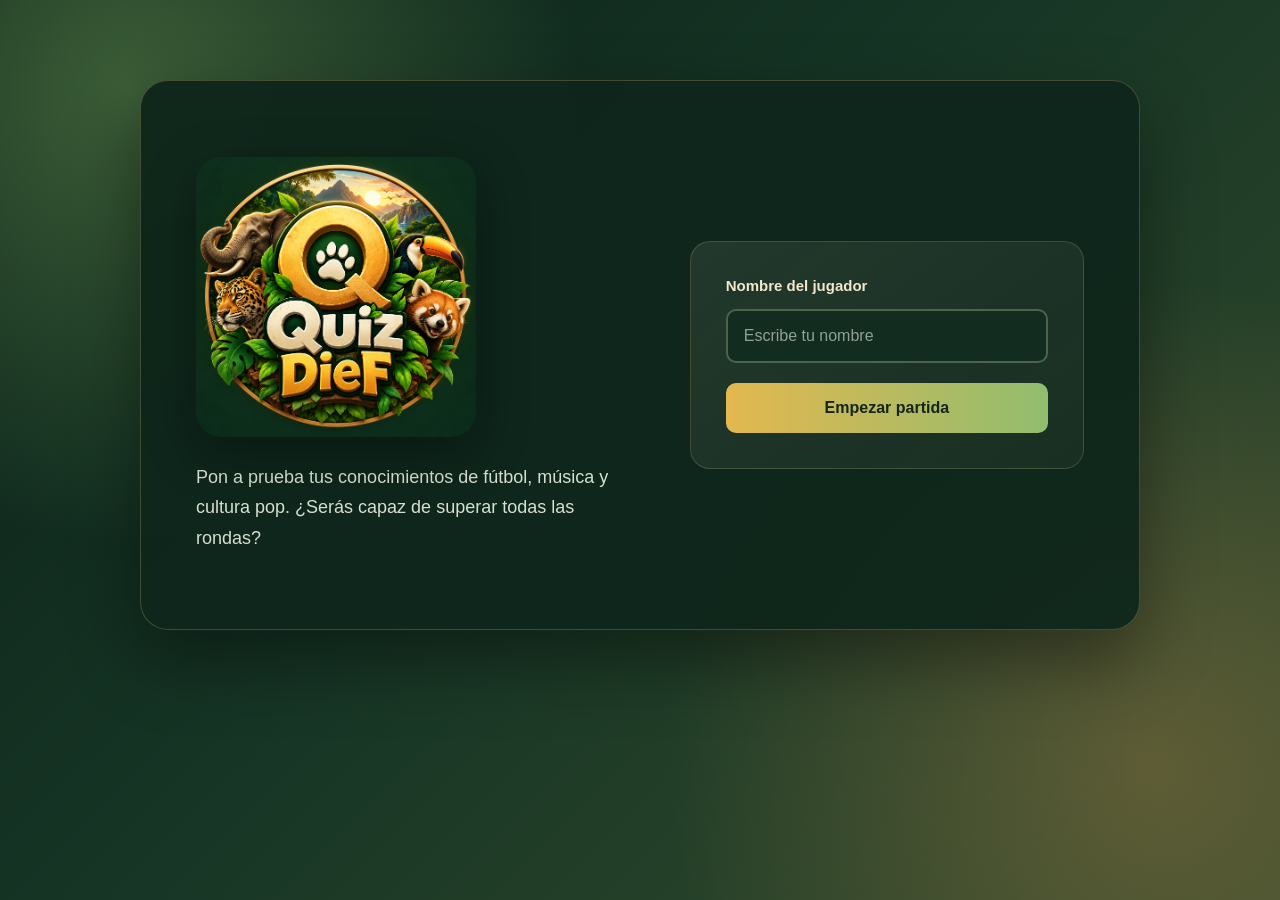
<file: index.html>
<!DOCTYPE html>
<html lang="es">

<head>
    <meta charset="UTF-8">
    <meta name="viewport" content="width=device-width, initial-scale=1.0">
    <title>Quiz DieF</title>
    <link rel="stylesheet" href="css/styles.css">
</head>

<body>

    <div class="tarjeta-inicio">

        <div class="presentacion-inicio">

            <div class="logo-inicio">
                <img src="img/logo-quiz-dief.png" alt="Logo Quiz DieF">
            </div>

            <p>
                Pon a prueba tus conocimientos de fútbol,
                música y cultura pop.
                ¿Serás capaz de superar todas las rondas?
            </p>

        </div>

        <form id="formulario-inicio">

            <label for="nombre">Nombre del jugador</label>

            <input type="text" id="nombre" placeholder="Escribe tu nombre" required>

            <button type="submit">
                Empezar partida
            </button>

        </form>

    </div>

    <script src="js/inicio.js"></script>

</body>

</html>
</file>
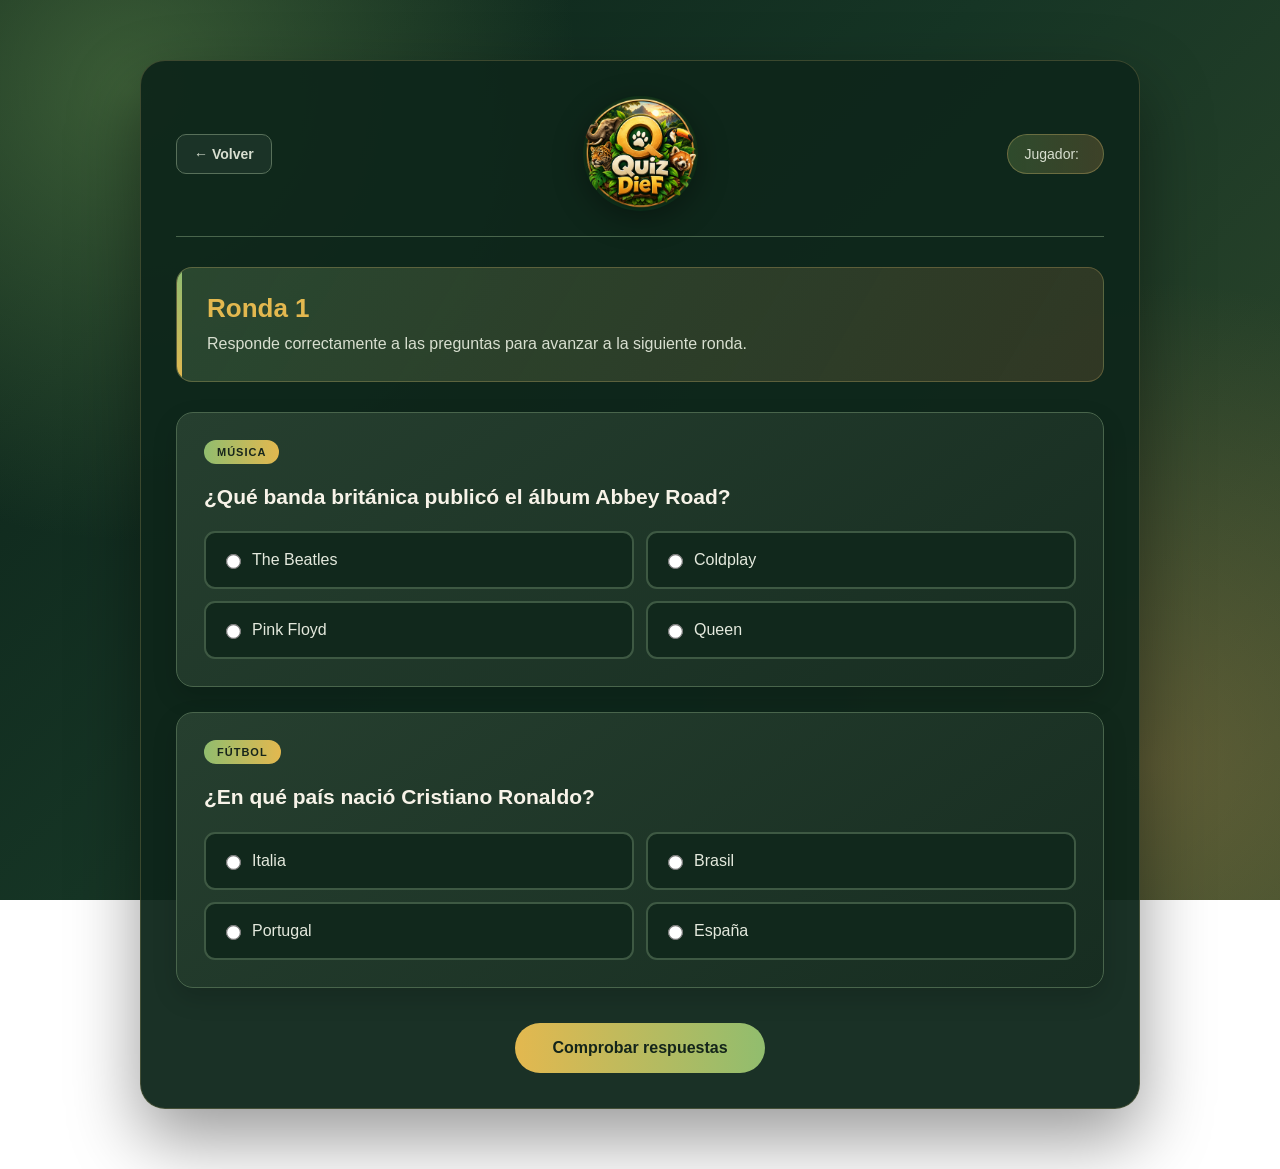
<file: juego.html>
<!DOCTYPE html>
<html lang="es">

<head>
    <meta charset="UTF-8">
    <meta name="viewport" content="width=device-width, initial-scale=1.0">
    <title>Quiz DieF - Juego</title>
    <link rel="stylesheet" href="css/styles.css">
</head>

<body>

    <main class="contenedor-juego">

        <header class="cabecera-juego">

            <a href="index.html" class="boton-volver">
                ← Volver
            </a>

            <div class="logo-quiz">
                <img src="img/logo-quiz-dief.png" alt="Logo Quiz DieF">
            </div>

            <div class="informacion-jugador">
                <span>Jugador:</span>
                <strong id="nombre-jugador">Cargando...</strong>
            </div>

        </header>


        <section class="panel-ronda">

            <h2 id="titulo-ronda">Ronda 1</h2>

            <p>
                Responde correctamente a las preguntas
                para avanzar a la siguiente ronda.
            </p>

        </section>


        <section id="contenedor-preguntas" class="contenedor-preguntas">
        </section>


        <div class="contenedor-boton">

            <button id="boton-comprobar" type="button">
                Comprobar respuestas
            </button>

        </div>


        <section id="resultado" class="resultado" aria-live="polite" hidden>
        </section>

    </main>


    <script src="js/juego.js"></script>

</body>

</html>
</file>
<file: css/styles.css>
/* =========================
   GENERAL
   ========================= */

* {
    box-sizing: border-box;
}

body {
    margin: 0;
    min-height: 100vh;
    padding: 40px 20px;

    font-family: Arial, Helvetica, sans-serif;
    color: #f7f3e8;

    background:
        radial-gradient(
            circle at 10% 10%,
            rgba(98, 140, 78, 0.55),
            transparent 32%
        ),
        radial-gradient(
            circle at 90% 85%,
            rgba(184, 134, 74, 0.35),
            transparent 35%
        ),
        linear-gradient(
            135deg,
            #0b2118,
            #163525 45%,
            #344b2c
        );

    background-attachment: fixed;
}


/* =========================
   PANTALLA DE INICIO
   ========================= */

.tarjeta-inicio {
    width: 100%;
    max-width: 1000px;
    min-height: 550px;

    margin: 40px auto;
    padding: 55px;

    display: grid;
    grid-template-columns: 1.1fr 1fr;
    align-items: center;
    gap: 60px;

    background: rgba(14, 38, 27, 0.94);

    border: 1px solid rgba(222, 190, 113, 0.25);
    border-radius: 28px;

    box-shadow: 0 30px 70px rgba(0, 0, 0, 0.40);
}


/* =========================
   PRESENTACIÓN DEL INICIO
   ========================= */

.presentacion-inicio {
    display: flex;
    flex-direction: column;
    align-items: flex-start;

    gap: 25px;
}


/* =========================
   LOGO GRANDE DEL INICIO
   ========================= */

.logo-inicio {
    width: 100%;

    display: flex;
    justify-content: flex-start;
    align-items: center;
}

.logo-inicio img {
    width: 280px;
    max-width: 100%;
    height: auto;

    display: block;

    border-radius: 25px;

    filter: drop-shadow(
        0 15px 25px rgba(0, 0, 0, 0.35)
    );
}


/* TEXTO DE PRESENTACIÓN */

.presentacion-inicio p {
    max-width: 480px;

    margin: 0;

    color: #d8dfd0;

    font-size: 18px;
    line-height: 1.7;
}


/* =========================
   FORMULARIO DEL INICIO
   ========================= */

#formulario-inicio {
    width: 100%;

    padding: 35px;

    display: flex;
    flex-direction: column;

    gap: 15px;

    background:
        linear-gradient(
            145deg,
            rgba(255, 248, 224, 0.09),
            rgba(255, 248, 224, 0.04)
        );

    border: 1px solid rgba(222, 190, 113, 0.20);
    border-radius: 20px;
}


/* LABEL */

#formulario-inicio label {
    color: #f2e8ca;

    font-size: 15px;
    font-weight: bold;
}


/* INPUT */

#nombre {
    width: 100%;

    padding: 16px;

    color: white;

    background-color: #132c20;

    border: 2px solid #49654c;
    border-radius: 10px;

    font-size: 16px;

    transition: 0.2s;
}

#nombre::placeholder {
    color: #8fa292;
}

#nombre:focus {
    outline: none;

    border-color: #d9b45f;

    box-shadow:
        0 0 0 3px rgba(217, 180, 95, 0.13);
}


/* =========================
   BOTÓN EMPEZAR
   ========================= */

#formulario-inicio button {
    margin-top: 5px;

    padding: 16px;

    color: #14251a;

    background:
        linear-gradient(
            90deg,
            #e3b84f,
            #91bd6e
        );

    border: none;
    border-radius: 10px;

    font-size: 16px;
    font-weight: bold;

    cursor: pointer;

    transition: 0.2s;
}

#formulario-inicio button:hover {
    transform: translateY(-2px);

    box-shadow:
        0 10px 25px rgba(0, 0, 0, 0.30);
}


/* =========================
   CONTENEDOR DEL JUEGO
   ========================= */

.contenedor-juego {
    width: 100%;
    max-width: 1000px;

    margin: 20px auto;
    padding: 35px;

    background: rgba(14, 38, 27, 0.95);

    border: 1px solid rgba(222, 190, 113, 0.22);
    border-radius: 25px;

    box-shadow:
        0 30px 70px rgba(0, 0, 0, 0.40);
}


/* =========================
   CABECERA DEL JUEGO
   ========================= */

.cabecera-juego {
    display: grid;

    grid-template-columns: 1fr auto 1fr;

    align-items: center;

    gap: 20px;

    padding-bottom: 25px;
    margin-bottom: 30px;

    border-bottom: 1px solid #49654c;
}


/* =========================
   BOTÓN VOLVER
   ========================= */

.boton-volver {
    justify-self: start;

    padding: 11px 17px;

    color: #d8dfd0;

    background-color:
        rgba(255, 255, 255, 0.05);

    border: 1px solid #58705a;
    border-radius: 10px;

    text-decoration: none;

    font-size: 14px;
    font-weight: bold;

    transition: 0.2s;
}

.boton-volver:hover {
    color: #ffffff;

    background-color: #294333;

    border-color: #d9b45f;

    transform: translateX(-2px);
}


/* =========================
   LOGO DEL JUEGO
   ========================= */

.logo-quiz {
    display: flex;

    justify-content: center;
    align-items: center;
}

.logo-quiz img {
    width: 115px;
    height: 115px;

    object-fit: contain;

    display: block;

    border-radius: 50%;

    filter:
        drop-shadow(
            0 8px 15px rgba(0, 0, 0, 0.35)
        );
}


/* =========================
   INFORMACIÓN DEL JUGADOR
   ========================= */

.informacion-jugador {
    justify-self: end;

    display: flex;
    align-items: center;

    gap: 7px;

    padding: 11px 17px;

    background:
        linear-gradient(
            90deg,
            rgba(107, 142, 78, 0.35),
            rgba(184, 135, 75, 0.28)
        );

    border:
        1px solid rgba(222, 190, 113, 0.32);

    border-radius: 25px;

    color: #d8dfd0;

    font-size: 14px;
}

#nombre-jugador {
    color: #f5e7bd;

    font-weight: bold;
}


/* =========================
   PANEL DE RONDA
   ========================= */

.panel-ronda {
    position: relative;

    overflow: hidden;

    margin-bottom: 30px;
    padding: 25px 30px;

    background:
        linear-gradient(
            120deg,
            rgba(75, 111, 74, 0.45),
            rgba(119, 91, 55, 0.32)
        );

    border:
        1px solid rgba(222, 190, 113, 0.27);

    border-radius: 16px;
}


/* LÍNEA DECORATIVA */

.panel-ronda::before {
    content: "";

    position: absolute;

    top: 0;
    left: 0;

    width: 5px;
    height: 100%;

    background:
        linear-gradient(
            #8fbc72,
            #e3b84f
        );
}


/* TÍTULO RONDA */

.panel-ronda h2 {
    margin: 0 0 8px;

    color: #e3b84f;

    font-size: 26px;
}


/* TEXTO RONDA */

.panel-ronda p {
    margin: 0;

    color: #d8dfd0;

    line-height: 1.5;
}


/* =========================
   CONTENEDOR PREGUNTAS
   ========================= */

.contenedor-preguntas {
    display: flex;

    flex-direction: column;

    gap: 25px;
}


/* =========================
   TARJETA PREGUNTA
   ========================= */

.tarjeta-pregunta {
    padding: 27px;

    background:
        linear-gradient(
            145deg,
            #263f2f,
            #172d21
        );

    border: 1px solid #49654c;
    border-radius: 17px;

    box-shadow:
        0 10px 25px rgba(0, 0, 0, 0.15);

    transition: 0.2s;
}

.tarjeta-pregunta:hover {
    border-color: #91bd6e;

    transform: translateY(-2px);

    box-shadow:
        0 14px 30px rgba(0, 0, 0, 0.22);
}


/* =========================
   CATEGORÍA
   ========================= */

.categoria-pregunta {
    display: inline-block;

    padding: 6px 13px;

    color: #17251b;

    background:
        linear-gradient(
            90deg,
            #91bd6e,
            #e3b84f
        );

    border-radius: 20px;

    font-size: 11px;
    font-weight: bold;

    letter-spacing: 1px;

    text-transform: uppercase;
}


/* =========================
   TEXTO PREGUNTA
   ========================= */

.tarjeta-pregunta h3 {
    margin: 18px 0 20px;

    color: #f7f3e8;

    font-size: 21px;
    line-height: 1.4;
}


/* =========================
   OPCIONES
   ========================= */

.opciones-respuesta {
    display: grid;

    grid-template-columns: 1fr 1fr;

    gap: 12px;
}


/* RESPUESTA */

.opcion-respuesta {
    min-height: 58px;

    display: flex;
    align-items: center;

    padding: 14px 16px;

    color: #e4e9dd;

    background-color: #11281c;

    border: 2px solid #3e5943;
    border-radius: 11px;

    cursor: pointer;

    transition: 0.2s;
}


/* HOVER RESPUESTA */

.opcion-respuesta:hover {
    background-color: #294333;

    border-color: #d9b45f;

    transform: translateY(-1px);
}


/* RESPUESTA SELECCIONADA */

.opcion-respuesta:has(input:checked) {
    color: white;

    background:
        linear-gradient(
            90deg,
            rgba(107, 142, 78, 0.55),
            rgba(184, 135, 75, 0.35)
        );

    border-color: #e3b84f;

    box-shadow:
        0 5px 15px rgba(0, 0, 0, 0.18);
}


/* RADIO */

.opcion-respuesta input {
    margin-right: 12px;

    accent-color: #8fbc72;

    transform: scale(1.15);
}


/* =========================
   RESPUESTAS BLOQUEADAS
   ========================= */

.opcion-respuesta:has(input:disabled) {
    opacity: 0.48;

    cursor: not-allowed;

    transform: none;
}


/* =========================
   BOTÓN COMPROBAR
   ========================= */

.contenedor-boton {
    display: flex;

    justify-content: center;

    margin-top: 35px;
}

#boton-comprobar {
    min-width: 250px;

    padding: 16px 35px;

    color: #14251a;

    background:
        linear-gradient(
            90deg,
            #e3b84f,
            #91bd6e
        );

    border: none;
    border-radius: 30px;

    font-size: 16px;
    font-weight: bold;

    cursor: pointer;

    transition: 0.2s;
}

#boton-comprobar:hover {
    transform: translateY(-3px);

    box-shadow:
        0 12px 30px rgba(0, 0, 0, 0.30);
}

#boton-comprobar:disabled {
    opacity: 0.45;

    cursor: not-allowed;

    transform: none;

    box-shadow: none;
}


/* =========================
   RESULTADO FINAL
   ========================= */

.resultado {
    margin-top: 35px;

    padding: 35px;

    text-align: center;

    background:
        linear-gradient(
            135deg,
            rgba(74, 111, 73, 0.50),
            rgba(119, 91, 55, 0.38)
        );

    border:
        1px solid rgba(222, 190, 113, 0.32);

    border-radius: 18px;

    box-shadow:
        0 12px 30px rgba(0, 0, 0, 0.20);
}

.resultado h2 {
    margin: 0 0 20px;

    color: #e3b84f;

    font-size: 32px;
}

.resultado p {
    margin: 8px 0;

    color: #e4e9dd;

    font-size: 17px;
}


/* =========================
   TABLET Y MÓVIL
   ========================= */

@media (max-width: 750px) {

    body {
        padding: 20px 15px;
    }


    /* INICIO */

    .tarjeta-inicio {
        display: flex;

        flex-direction: column;

        align-items: stretch;

        min-height: auto;

        margin: 20px auto;

        padding: 35px 25px;

        gap: 30px;
    }

    .presentacion-inicio {
        align-items: center;

        text-align: center;
    }

    .logo-inicio {
        justify-content: center;
    }

    .logo-inicio img {
        width: 220px;
    }

    .presentacion-inicio p {
        font-size: 16px;
    }

    #formulario-inicio {
        width: 100%;

        padding: 25px;
    }


    /* JUEGO */

    .contenedor-juego {
        margin: 0 auto;

        padding: 22px;
    }

    .cabecera-juego {
        grid-template-columns: 1fr 1fr;
    }

    .logo-quiz {
        grid-column: 1 / 3;
        grid-row: 1;

        margin-bottom: 10px;
    }

    .logo-quiz img {
        width: 100px;
        height: 100px;
    }

    .boton-volver {
        grid-column: 1;
        grid-row: 2;
    }

    .informacion-jugador {
        grid-column: 2;
        grid-row: 2;
    }


    /* RESPUESTAS */

    .opciones-respuesta {
        grid-template-columns: 1fr;
    }

    .tarjeta-pregunta {
        padding: 20px;
    }
}


/* =========================
   MÓVILES PEQUEÑOS
   ========================= */

@media (max-width: 450px) {

    body {
        padding: 12px;
    }

    .tarjeta-inicio {
        padding: 25px 18px;
    }

    .logo-inicio img {
        width: 190px;
    }

    #formulario-inicio {
        padding: 20px;
    }


    /* CABECERA JUEGO */

    .cabecera-juego {
        display: flex;

        flex-direction: column;

        align-items: stretch;
    }

    .logo-quiz {
        order: 1;
    }

    .logo-quiz img {
        width: 90px;
        height: 90px;

        margin: auto;
    }

    .informacion-jugador {
        order: 2;

        justify-content: center;
    }

    .boton-volver {
        order: 3;

        text-align: center;
    }


    /* RONDA */

    .panel-ronda {
        padding: 20px;
    }

    .panel-ronda h2 {
        font-size: 23px;
    }


    /* PREGUNTAS */

    .tarjeta-pregunta h3 {
        font-size: 18px;
    }


    /* BOTÓN */

    #boton-comprobar {
        width: 100%;

        min-width: 0;
    }


    /* RESULTADO */

    .resultado {
        padding: 25px 18px;
    }
}
</file>
